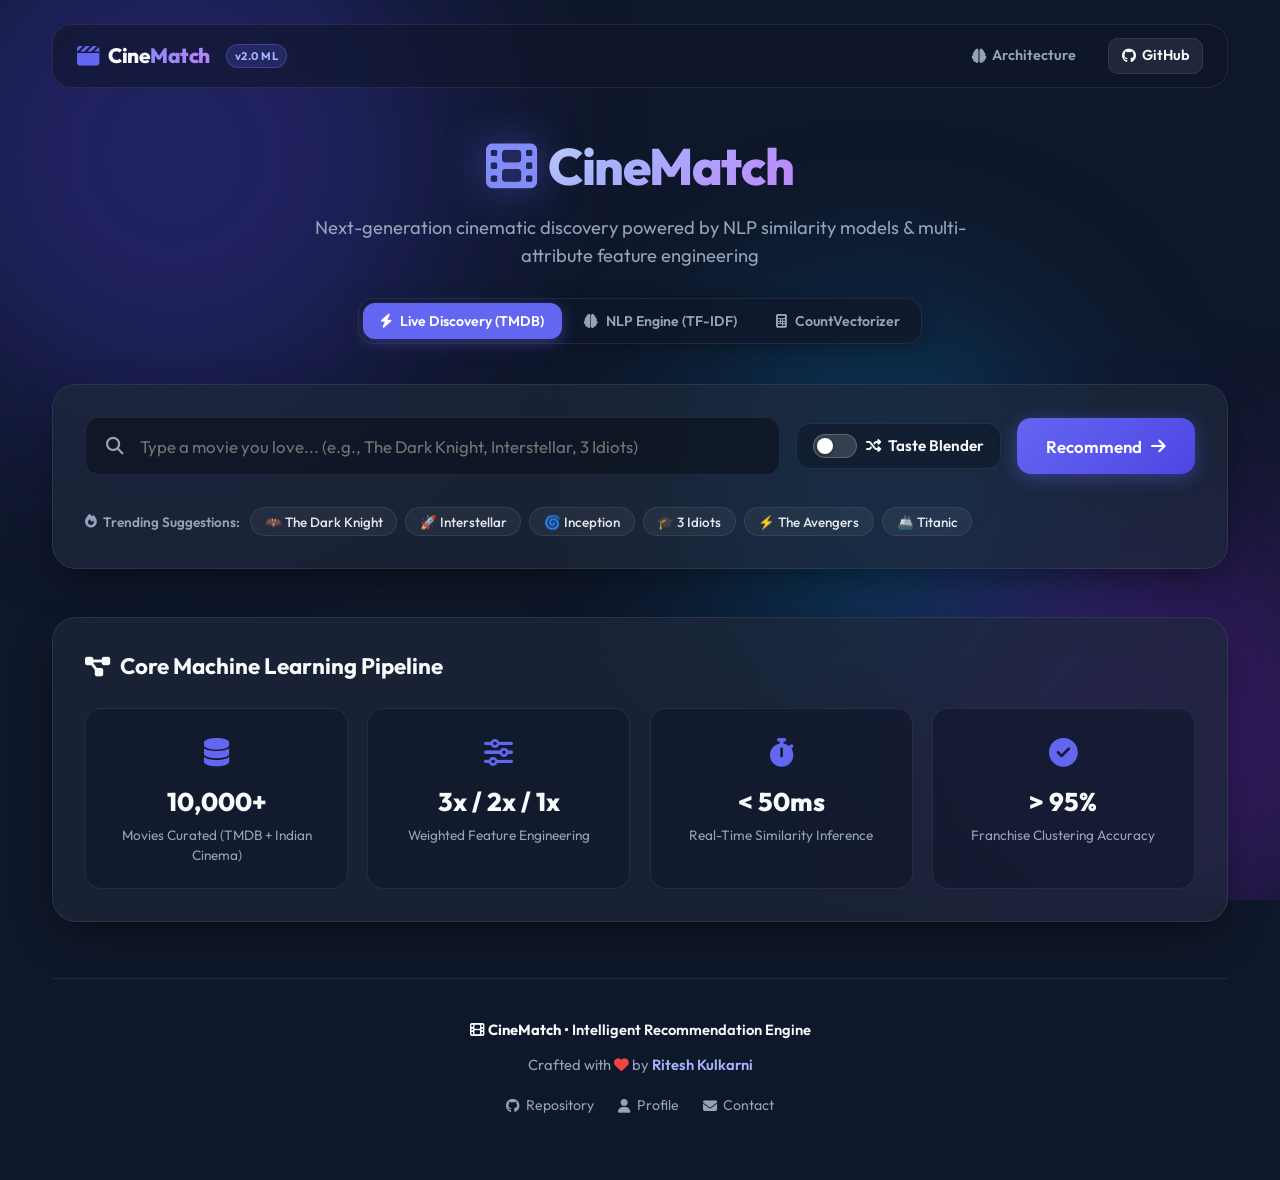
<file: index.html>
<!DOCTYPE html>
<html lang="en">
<head>
    <meta charset="UTF-8">
    <meta name="viewport" content="width=device-width, initial-scale=1.0">
    <title>CineMatch | Intelligent Movie Recommendation Engine</title>
    <meta name="description" content="State-of-the-art content-based movie recommendation system utilizing Scikit-Learn TF-IDF, CountVectorizer, and TMDB Neural Discovery.">
    <link rel="preconnect" href="https://fonts.googleapis.com">
    <link rel="preconnect" href="https://fonts.gstatic.com" crossorigin>
    <link href="https://fonts.googleapis.com/css2?family=Outfit:wght@300;400;500;600;700;800&display=swap" rel="stylesheet">
    <link rel="stylesheet" href="./static/style.css">
    <!-- Font Awesome 6 Icons -->
    <link rel="stylesheet" href="https://cdnjs.cloudflare.com/ajax/libs/font-awesome/6.4.0/css/all.min.css">
</head>
<body>
    <div class="background-animation">
        <div class="blob blob-1"></div>
        <div class="blob blob-2"></div>
        <div class="blob blob-3"></div>
    </div>

    <div class="container">
        <!-- Top Navigation Bar -->
        <nav class="nav-bar">
            <div class="brand">
                <i class="fa-solid fa-clapperboard brand-icon"></i>
                <span class="brand-text">Cine<span class="brand-accent">Match</span></span>
                <span class="version-badge">v2.0 ML</span>
            </div>
            <div class="nav-links">
                <a href="#about" class="nav-link" id="report-link"><i class="fa-solid fa-brain"></i> Architecture</a>
                <a href="https://github.com/ritesh0w0/CineMatch" target="_blank" class="nav-link github-nav"><i class="fa-brands fa-github"></i> GitHub</a>
            </div>
        </nav>

        <header class="header">
            <h1 class="logo"><i class="fa-solid fa-film"></i> CineMatch</h1>
            <p class="subtitle">Next-generation cinematic discovery powered by NLP similarity models & multi-attribute feature engineering</p>
            
            <!-- Engine Mode Switcher -->
            <div class="engine-switch-container">
                <button class="engine-pill active" data-engine="tmdb" id="pill-tmdb">
                    <i class="fa-solid fa-bolt"></i> Live Discovery (TMDB)
                </button>
                <button class="engine-pill" data-engine="local-tfidf" id="pill-tfidf">
                    <i class="fa-solid fa-brain"></i> NLP Engine (TF-IDF)
                </button>
                <button class="engine-pill" data-engine="local-count" id="pill-count">
                    <i class="fa-solid fa-calculator"></i> CountVectorizer
                </button>
            </div>
        </header>

        <main class="main-content">
            <div class="search-section glass-panel">
                <div class="search-container">
                    <div class="input-wrapper">
                        <i class="fa-solid fa-search search-icon"></i>
                        <input type="text" id="movie-search" placeholder="Type a movie you love... (e.g., The Dark Knight, Interstellar, 3 Idiots)" autocomplete="off">
                        <div id="autocomplete-list" class="autocomplete-items"></div>
                    </div>
                    
                    <div class="blend-toggle-wrapper">
                        <label class="switch" for="blend-mode-toggle">
                            <input type="checkbox" id="blend-mode-toggle">
                            <span class="slider round"></span>
                        </label>
                        <label for="blend-mode-toggle" class="blend-label">
                            <i class="fa-solid fa-shuffle"></i> Taste Blender
                        </label>
                    </div>
                    
                    <button id="search-btn" class="primary-btn">
                        <span>Recommend</span>
                        <i class="fa-solid fa-arrow-right"></i>
                    </button>
                </div>

                <!-- Quick Suggestion Chips -->
                <div class="quick-chips-container">
                    <span class="chips-label"><i class="fa-solid fa-fire"></i> Trending Suggestions:</span>
                    <div class="chips-list">
                        <button class="chip" data-movie="The Dark Knight">🦇 The Dark Knight</button>
                        <button class="chip" data-movie="Interstellar">🚀 Interstellar</button>
                        <button class="chip" data-movie="Inception">🌀 Inception</button>
                        <button class="chip" data-movie="3 Idiots">🎓 3 Idiots</button>
                        <button class="chip" data-movie="The Avengers">⚡ The Avengers</button>
                        <button class="chip" data-movie="Titanic">🚢 Titanic</button>
                    </div>
                </div>
                
                <div id="movie-cart" class="movie-cart hidden">
                    <!-- Selected movie pills will be injected here -->
                </div>
            </div>

            <!-- Loading Spinner -->
            <div id="loading-spinner" class="spinner-container hidden">
                <div class="spinner"></div>
                <p id="loading-text">Analyzing multi-dimensional movie vectors...</p>
            </div>

            <!-- Error Notification -->
            <div id="error-message" class="error-message hidden">
                <i class="fa-solid fa-circle-exclamation"></i>
                <span id="error-text">Movie not found. Please try another one.</span>
            </div>

            <!-- Results Section -->
            <div id="results-section" class="results-section hidden">
                <div class="results-header">
                    <div>
                        <h2>Because you liked <span id="target-movie-title" class="highlight"></span></h2>
                        <p class="results-subtitle" id="results-meta">Ranked by cosine similarity across genres, cast, keywords & plot</p>
                    </div>
                    <div class="model-indicator" id="current-model-badge">
                        <i class="fa-solid fa-microchip"></i> <span>Live Discovery</span>
                    </div>
                </div>
                <div id="movies-grid" class="movies-grid">
                    <!-- Movie cards will be injected here via JS -->
                </div>

                <div id="franchise-section" class="hidden">
                    <div class="results-header franchise-header">
                        <h2><i class="fa-solid fa-layer-group" style="color: #f59e0b;"></i> Complete Franchise Timeline</h2>
                        <span class="franchise-badge">Chronological Order</span>
                    </div>
                    <div id="franchise-grid" class="movies-grid franchise-grid">
                        <!-- Franchise cards injected here -->
                    </div>
                </div>
            </div>

            <!-- Architecture & Analytical Overview Section -->
            <section id="about" class="about-section glass-panel">
                <h3 class="section-title"><i class="fa-solid fa-diagram-project"></i> Core Machine Learning Pipeline</h3>
                <div class="stats-grid">
                    <div class="stat-card">
                        <div class="stat-icon"><i class="fa-solid fa-database"></i></div>
                        <div class="stat-val">10,000+</div>
                        <div class="stat-label">Movies Curated (TMDB + Indian Cinema)</div>
                    </div>
                    <div class="stat-card">
                        <div class="stat-icon"><i class="fa-solid fa-sliders"></i></div>
                        <div class="stat-val">3x / 2x / 1x</div>
                        <div class="stat-label">Weighted Feature Engineering</div>
                    </div>
                    <div class="stat-card">
                        <div class="stat-icon"><i class="fa-solid fa-stopwatch"></i></div>
                        <div class="stat-val">&lt; 50ms</div>
                        <div class="stat-label">Real-Time Similarity Inference</div>
                    </div>
                    <div class="stat-card">
                        <div class="stat-icon"><i class="fa-solid fa-circle-check"></i></div>
                        <div class="stat-val">&gt; 95%</div>
                        <div class="stat-label">Franchise Clustering Accuracy</div>
                    </div>
                </div>
            </section>
        </main>

        <!-- Footer -->
        <footer class="footer">
            <div class="footer-content">
                <div class="footer-brand">
                    <i class="fa-solid fa-film"></i> <strong>CineMatch</strong> &bull; Intelligent Recommendation Engine
                </div>
                <div class="footer-attribution">
                    Crafted with <i class="fa-solid fa-heart" style="color: #ef4444;"></i> by <a href="https://github.com/ritesh0w0" target="_blank" rel="noopener">Ritesh Kulkarni</a>
                </div>
                <div class="footer-links">
                    <a href="https://github.com/ritesh0w0/CineMatch" target="_blank" rel="noopener"><i class="fa-brands fa-github"></i> Repository</a>
                    <a href="https://github.com/ritesh0w0" target="_blank" rel="noopener"><i class="fa-solid fa-user"></i> Profile</a>
                    <a href="mailto:riteshakofficial@gmail.com"><i class="fa-solid fa-envelope"></i> Contact</a>
                </div>
            </div>
        </footer>
    </div>

    <script src="./static/script.js"></script>
</body>
</html>
</file>
<file: static/style.css>
/* ==========================================================================
   CineMatch Stylesheet
   Modern Glassmorphism UI with Fluid Animation & Responsive Layout
   ========================================================================== */

:root {
    --bg-dark: #0f172a;
    --bg-darker: #090d16;
    --glass-bg: rgba(30, 41, 59, 0.7);
    --glass-card: rgba(30, 41, 59, 0.5);
    --glass-border: rgba(255, 255, 255, 0.08);
    --glass-border-hover: rgba(255, 255, 255, 0.2);
    --accent: #6366f1;
    --accent-glow: rgba(99, 102, 241, 0.35);
    --accent-hover: #4f46e5;
    --accent-cyan: #38bdf8;
    --accent-amber: #f59e0b;
    --accent-emerald: #10b981;
    --text-primary: #f8fafc;
    --text-secondary: #94a3b8;
    --text-muted: #64748b;
    --card-shadow: 0 16px 40px -10px rgba(0, 0, 0, 0.5);
}

* {
    margin: 0;
    padding: 0;
    box-sizing: border-box;
}

html {
    scroll-behavior: smooth;
}

body {
    font-family: 'Outfit', -apple-system, BlinkMacSystemFont, "Segoe UI", Roboto, sans-serif;
    background-color: var(--bg-dark);
    color: var(--text-primary);
    min-height: 100vh;
    overflow-x: hidden;
    line-height: 1.5;
}

/* Background Ambient Animation */
.background-animation {
    position: fixed;
    top: 0;
    left: 0;
    width: 100%;
    height: 100%;
    z-index: -1;
    overflow: hidden;
    pointer-events: none;
}

.blob {
    position: absolute;
    border-radius: 50%;
    filter: blur(100px);
    opacity: 0.35;
    animation: move 22s infinite alternate ease-in-out;
}

.blob-1 {
    width: 550px;
    height: 550px;
    background: #4338ca;
    top: -120px;
    left: -100px;
}

.blob-2 {
    width: 450px;
    height: 450px;
    background: #7e22ce;
    bottom: -60px;
    right: -80px;
    animation-delay: -6s;
}

.blob-3 {
    width: 350px;
    height: 350px;
    background: #0284c7;
    top: 35%;
    left: 55%;
    animation-delay: -12s;
}

@keyframes move {
    from { transform: translate(0, 0) scale(1); }
    to { transform: translate(90px, 60px) scale(1.12); }
}

/* Layout Container */
.container {
    max-width: 1240px;
    margin: 0 auto;
    padding: 1.5rem 2rem 3rem;
    display: flex;
    flex-direction: column;
    min-height: 100vh;
}

/* Top Navigation Bar */
.nav-bar {
    display: flex;
    align-items: center;
    justify-content: space-between;
    padding: 0.8rem 1.5rem;
    background: rgba(15, 23, 42, 0.6);
    backdrop-filter: blur(16px);
    -webkit-backdrop-filter: blur(16px);
    border: 1px solid var(--glass-border);
    border-radius: 20px;
    margin-bottom: 2.5rem;
}

.brand {
    display: flex;
    align-items: center;
    gap: 0.6rem;
    font-size: 1.3rem;
    font-weight: 800;
    letter-spacing: -0.5px;
}

.brand-icon {
    color: var(--accent);
    font-size: 1.4rem;
}

.brand-accent {
    background: linear-gradient(135deg, #818cf8, #c084fc);
    -webkit-background-clip: text;
    -webkit-text-fill-color: transparent;
}

.version-badge {
    font-size: 0.7rem;
    font-weight: 700;
    background: rgba(99, 102, 241, 0.2);
    color: #a5b4fc;
    padding: 0.15rem 0.5rem;
    border-radius: 12px;
    border: 1px solid rgba(99, 102, 241, 0.4);
    margin-left: 0.4rem;
    letter-spacing: 0.5px;
}

.nav-links {
    display: flex;
    align-items: center;
    gap: 1.2rem;
}

.nav-link {
    color: var(--text-secondary);
    text-decoration: none;
    font-size: 0.9rem;
    font-weight: 600;
    padding: 0.4rem 0.8rem;
    border-radius: 10px;
    transition: all 0.2s ease;
    display: flex;
    align-items: center;
    gap: 0.4rem;
}

.nav-link:hover {
    color: var(--text-primary);
    background: rgba(255, 255, 255, 0.05);
}

.github-nav {
    background: rgba(255, 255, 255, 0.08);
    color: var(--text-primary);
    border: 1px solid var(--glass-border);
}

.github-nav:hover {
    background: var(--accent);
    border-color: var(--accent);
}

/* Header */
.header {
    text-align: center;
    margin-bottom: 2.5rem;
}

.logo {
    font-size: 3.2rem;
    font-weight: 800;
    letter-spacing: -1.5px;
    margin-bottom: 0.6rem;
    background: linear-gradient(135deg, #e0e7ff 0%, #a5b4fc 40%, #c084fc 100%);
    -webkit-background-clip: text;
    -webkit-text-fill-color: transparent;
    display: inline-flex;
    align-items: center;
    gap: 0.8rem;
}

.logo i {
    -webkit-text-fill-color: initial;
    color: #818cf8;
    filter: drop-shadow(0 0 20px rgba(99, 102, 241, 0.6));
}

.subtitle {
    color: var(--text-secondary);
    font-size: 1.15rem;
    font-weight: 400;
    max-width: 680px;
    margin: 0 auto 1.8rem;
}

/* Engine Pill Selector */
.engine-switch-container {
    display: inline-flex;
    background: rgba(15, 23, 42, 0.8);
    border: 1px solid var(--glass-border);
    padding: 4px;
    border-radius: 16px;
    gap: 4px;
    box-shadow: 0 4px 20px rgba(0,0,0,0.3);
}

.engine-pill {
    background: transparent;
    color: var(--text-secondary);
    border: none;
    border-radius: 12px;
    padding: 0.55rem 1.1rem;
    font-family: inherit;
    font-size: 0.88rem;
    font-weight: 600;
    cursor: pointer;
    transition: all 0.25s ease;
    display: flex;
    align-items: center;
    gap: 0.5rem;
}

.engine-pill:hover {
    color: var(--text-primary);
    background: rgba(255, 255, 255, 0.05);
}

.engine-pill.active {
    background: var(--accent);
    color: #ffffff;
    box-shadow: 0 4px 15px rgba(99, 102, 241, 0.4);
}

/* Glass Panels */
.glass-panel {
    background: var(--glass-bg);
    backdrop-filter: blur(16px);
    -webkit-backdrop-filter: blur(16px);
    border: 1px solid var(--glass-border);
    border-radius: 24px;
    padding: 2rem;
    box-shadow: var(--card-shadow);
}

/* Search Section */
.search-section {
    margin-bottom: 3rem;
}

.search-container {
    display: flex;
    align-items: center;
    gap: 1rem;
    margin-bottom: 1.2rem;
}

.input-wrapper {
    position: relative;
    flex-grow: 1;
}

.search-icon {
    position: absolute;
    left: 1.3rem;
    top: 50%;
    transform: translateY(-50%);
    color: var(--text-secondary);
    font-size: 1.1rem;
    pointer-events: none;
}

input[type="text"] {
    width: 100%;
    background: rgba(10, 15, 28, 0.6);
    border: 1px solid var(--glass-border);
    border-radius: 14px;
    padding: 1.1rem 1.2rem 1.1rem 3.4rem;
    color: var(--text-primary);
    font-family: inherit;
    font-size: 1.05rem;
    outline: none;
    transition: all 0.3s ease;
}

input[type="text"]:focus {
    border-color: var(--accent);
    box-shadow: 0 0 0 3px var(--accent-glow);
    background: rgba(10, 15, 28, 0.85);
}

.blend-toggle-wrapper {
    display: flex;
    align-items: center;
    white-space: nowrap;
    background: rgba(10, 15, 28, 0.4);
    border: 1px solid var(--glass-border);
    padding: 0.6rem 1rem;
    border-radius: 14px;
}

.blend-label {
    color: var(--text-primary);
    font-weight: 600;
    font-size: 0.95rem;
    cursor: pointer;
    display: flex;
    align-items: center;
    gap: 0.4rem;
}

.switch {
    position: relative;
    display: inline-block;
    width: 44px;
    height: 24px;
    margin-right: 0.6rem;
}

.switch input {
    opacity: 0;
    width: 0;
    height: 0;
}

.slider {
    position: absolute;
    cursor: pointer;
    top: 0; left: 0; right: 0; bottom: 0;
    background-color: rgba(255, 255, 255, 0.15);
    border: 1px solid rgba(255, 255, 255, 0.2);
    transition: .3s;
}

.slider:before {
    position: absolute;
    content: "";
    height: 16px;
    width: 16px;
    left: 3px;
    bottom: 3px;
    background-color: white;
    transition: .3s;
    box-shadow: 0 2px 4px rgba(0,0,0,0.3);
}

input:checked + .slider {
    background: linear-gradient(135deg, #10b981, #3b82f6);
    border-color: transparent;
}

input:checked + .slider:before {
    transform: translateX(20px);
}

.slider.round {
    border-radius: 34px;
}

.slider.round:before {
    border-radius: 50%;
}

.primary-btn {
    background: linear-gradient(135deg, #6366f1, #4f46e5);
    color: white;
    border: none;
    border-radius: 14px;
    padding: 1.1rem 1.8rem;
    font-family: inherit;
    font-weight: 600;
    font-size: 1.05rem;
    cursor: pointer;
    transition: all 0.3s ease;
    box-shadow: 0 4px 18px rgba(99, 102, 241, 0.4);
    display: flex;
    align-items: center;
    gap: 0.6rem;
    white-space: nowrap;
}

.primary-btn:hover {
    transform: translateY(-2px);
    box-shadow: 0 6px 24px rgba(99, 102, 241, 0.6);
    background: linear-gradient(135deg, #4f46e5, #4338ca);
}

.primary-btn:active {
    transform: translateY(0);
}

/* Quick Suggestion Chips */
.quick-chips-container {
    display: flex;
    align-items: center;
    flex-wrap: wrap;
    gap: 0.6rem;
    padding-top: 0.8rem;
}

.chips-label {
    font-size: 0.85rem;
    font-weight: 600;
    color: var(--text-secondary);
    display: flex;
    align-items: center;
    gap: 0.4rem;
}

.chips-list {
    display: flex;
    flex-wrap: wrap;
    gap: 0.5rem;
}

.chip {
    background: rgba(255, 255, 255, 0.05);
    color: #e2e8f0;
    border: 1px solid var(--glass-border);
    border-radius: 20px;
    padding: 0.35rem 0.85rem;
    font-family: inherit;
    font-size: 0.84rem;
    font-weight: 500;
    cursor: pointer;
    transition: all 0.2s ease;
}

.chip:hover {
    background: rgba(99, 102, 241, 0.2);
    border-color: rgba(99, 102, 241, 0.4);
    color: #ffffff;
    transform: translateY(-1px);
}

/* Autocomplete Dropdown */
.autocomplete-items {
    position: absolute;
    top: calc(100% + 6px);
    left: 0;
    right: 0;
    z-index: 99;
    background: #172033;
    border: 1px solid var(--glass-border-hover);
    border-radius: 14px;
    max-height: 320px;
    overflow-y: auto;
    box-shadow: 0 16px 36px rgba(0, 0, 0, 0.6);
    display: none;
}

.autocomplete-item {
    padding: 0.9rem 1.4rem;
    cursor: pointer;
    border-bottom: 1px solid rgba(255, 255, 255, 0.04);
    transition: background 0.15s ease;
    font-size: 0.95rem;
}

.autocomplete-item:last-child {
    border-bottom: none;
}

.autocomplete-item:hover {
    background: rgba(99, 102, 241, 0.2);
}

/* Movie Cart UI */
.movie-cart {
    display: flex;
    flex-wrap: wrap;
    gap: 0.7rem;
    margin-top: 1.2rem;
    padding-top: 1.2rem;
    border-top: 1px solid rgba(255, 255, 255, 0.08);
}

.cart-item {
    display: flex;
    align-items: center;
    gap: 0.5rem;
    background: rgba(99, 102, 241, 0.18);
    border: 1px solid rgba(99, 102, 241, 0.4);
    color: #e0e7ff;
    padding: 0.4rem 0.9rem;
    border-radius: 20px;
    font-size: 0.88rem;
    animation: fadeUp 0.3s ease forwards;
}

.cart-item .remove-btn {
    background: none;
    border: none;
    color: #94a3b8;
    cursor: pointer;
    font-size: 0.9rem;
    display: flex;
    align-items: center;
    justify-content: center;
    padding: 0;
    transition: color 0.2s;
}

.cart-item .remove-btn:hover {
    color: #ef4444;
}

/* Spinner */
.spinner-container {
    text-align: center;
    padding: 3.5rem 0;
}

.spinner {
    width: 48px;
    height: 48px;
    border: 3px solid rgba(255, 255, 255, 0.1);
    border-top-color: var(--accent);
    border-radius: 50%;
    margin: 0 auto 1.2rem;
    animation: spin 0.9s linear infinite;
}

@keyframes spin {
    to { transform: rotate(360deg); }
}

/* Error Message */
.error-message {
    background: rgba(239, 68, 68, 0.12);
    border: 1px solid rgba(239, 68, 68, 0.3);
    color: #fca5a5;
    padding: 1.1rem 1.5rem;
    border-radius: 14px;
    text-align: center;
    margin-bottom: 2rem;
    display: flex;
    align-items: center;
    justify-content: center;
    gap: 0.6rem;
    font-weight: 500;
}

/* Results Section */
.results-section {
    margin-bottom: 3.5rem;
}

.results-header {
    display: flex;
    align-items: flex-start;
    justify-content: space-between;
    margin-bottom: 2rem;
    border-bottom: 1px solid var(--glass-border);
    padding-bottom: 1.2rem;
}

.results-header h2 {
    font-size: 1.8rem;
    font-weight: 700;
    letter-spacing: -0.5px;
}

.highlight {
    background: linear-gradient(135deg, #818cf8, #c084fc);
    -webkit-background-clip: text;
    -webkit-text-fill-color: transparent;
}

.results-subtitle {
    color: var(--text-secondary);
    font-size: 0.95rem;
    margin-top: 0.3rem;
}

.model-indicator {
    display: flex;
    align-items: center;
    gap: 0.4rem;
    background: rgba(99, 102, 241, 0.15);
    color: #a5b4fc;
    padding: 0.4rem 0.9rem;
    border-radius: 12px;
    border: 1px solid rgba(99, 102, 241, 0.3);
    font-size: 0.85rem;
    font-weight: 600;
}

/* Movies Grid */
.movies-grid {
    display: grid;
    grid-template-columns: repeat(auto-fill, minmax(280px, 1fr));
    gap: 1.8rem;
    margin-bottom: 3rem;
}

/* Movie Cards */
.movie-card {
    background: var(--glass-card);
    backdrop-filter: blur(12px);
    -webkit-backdrop-filter: blur(12px);
    border: 1px solid var(--glass-border);
    border-radius: 20px;
    overflow: hidden;
    transition: all 0.3s cubic-bezier(0.16, 1, 0.3, 1);
    display: flex;
    flex-direction: column;
}

.movie-card:hover {
    transform: translateY(-6px);
    box-shadow: 0 16px 36px rgba(0, 0, 0, 0.45);
    border-color: var(--glass-border-hover);
}

.movie-poster {
    width: 100%;
    height: 380px;
    object-fit: cover;
    border-bottom: 1px solid rgba(255, 255, 255, 0.08);
    background: #111827;
}

.placeholder-poster {
    display: flex;
    align-items: center;
    justify-content: center;
    font-size: 3.5rem;
    color: rgba(255, 255, 255, 0.2);
}

.card-content {
    padding: 1.4rem;
    display: flex;
    flex-direction: column;
    flex: 1;
}

.card-header {
    display: flex;
    justify-content: space-between;
    align-items: flex-start;
    gap: 0.6rem;
    margin-bottom: 0.6rem;
}

.movie-title {
    font-size: 1.2rem;
    font-weight: 700;
    line-height: 1.3;
    color: var(--text-primary);
}

.movie-year {
    font-size: 0.88rem;
    color: var(--text-secondary);
    display: block;
    margin-top: 0.25rem;
}

.similarity-badge {
    background: rgba(16, 185, 129, 0.15);
    color: #34d399;
    padding: 0.3rem 0.65rem;
    border-radius: 8px;
    font-size: 0.8rem;
    font-weight: 700;
    border: 1px solid rgba(16, 185, 129, 0.3);
    white-space: nowrap;
}

.movie-genres {
    font-size: 0.86rem;
    color: var(--text-secondary);
    margin-bottom: 1rem;
    line-height: 1.4;
}

.reason-box {
    margin-top: auto;
    padding-top: 0.9rem;
    border-top: 1px solid rgba(255, 255, 255, 0.06);
}

.reason-tags {
    display: flex;
    flex-wrap: wrap;
    gap: 0.4rem;
}

.tag {
    background: rgba(255, 255, 255, 0.05);
    border: 1px solid rgba(255, 255, 255, 0.08);
    color: #cbd5e1;
    padding: 0.25rem 0.65rem;
    border-radius: 20px;
    font-size: 0.78rem;
    font-weight: 500;
}

.tag-highlight {
    background: rgba(99, 102, 241, 0.15);
    border-color: rgba(99, 102, 241, 0.3);
    color: #a5b4fc;
}

/* Franchise Section */
.franchise-header {
    border-bottom-color: rgba(245, 158, 11, 0.3);
}

.franchise-badge {
    background: rgba(245, 158, 11, 0.15);
    color: #fbbf24;
    padding: 0.3rem 0.75rem;
    border-radius: 12px;
    font-size: 0.8rem;
    font-weight: 600;
    border: 1px solid rgba(245, 158, 11, 0.3);
}

.franchise-grid {
    grid-template-columns: repeat(auto-fill, minmax(240px, 1fr));
}

/* About / Architecture Overview Section */
.about-section {
    margin-top: 2rem;
    margin-bottom: 3.5rem;
}

.section-title {
    font-size: 1.4rem;
    font-weight: 700;
    margin-bottom: 1.5rem;
    display: flex;
    align-items: center;
    gap: 0.6rem;
    color: var(--text-primary);
}

.stats-grid {
    display: grid;
    grid-template-columns: repeat(auto-fit, minmax(220px, 1fr));
    gap: 1.2rem;
}

.stat-card {
    background: rgba(15, 23, 42, 0.6);
    border: 1px solid var(--glass-border);
    border-radius: 16px;
    padding: 1.4rem;
    text-align: center;
    transition: all 0.25s ease;
}

.stat-card:hover {
    border-color: rgba(99, 102, 241, 0.3);
    transform: translateY(-3px);
}

.stat-icon {
    font-size: 1.8rem;
    color: var(--accent);
    margin-bottom: 0.5rem;
}

.stat-val {
    font-size: 1.6rem;
    font-weight: 800;
    color: var(--text-primary);
    margin-bottom: 0.25rem;
}

.stat-label {
    font-size: 0.85rem;
    color: var(--text-secondary);
}

/* Footer */
.footer {
    margin-top: auto;
    border-top: 1px solid var(--glass-border);
    padding: 2.5rem 0 1rem;
}

.footer-content {
    display: flex;
    flex-direction: column;
    align-items: center;
    gap: 0.8rem;
    text-align: center;
    font-size: 0.92rem;
    color: var(--text-secondary);
}

.footer-brand {
    font-weight: 600;
    color: var(--text-primary);
}

.footer-attribution a {
    color: #a5b4fc;
    text-decoration: none;
    font-weight: 600;
    transition: color 0.2s;
}

.footer-attribution a:hover {
    color: #ffffff;
    text-decoration: underline;
}

.footer-links {
    display: flex;
    gap: 1.5rem;
    margin-top: 0.4rem;
}

.footer-links a {
    color: var(--text-secondary);
    text-decoration: none;
    font-size: 0.88rem;
    transition: color 0.2s;
    display: flex;
    align-items: center;
    gap: 0.4rem;
}

.footer-links a:hover {
    color: var(--accent);
}

.hidden {
    display: none !important;
}

/* Animations */
@keyframes fadeUp {
    from {
        opacity: 0;
        transform: translateY(20px);
    }
    to {
        opacity: 1;
        transform: translateY(0);
    }
}

/* Responsive Media Queries */
@media (max-width: 900px) {
    .container {
        padding: 1rem;
    }
    .search-container {
        flex-direction: column;
        align-items: stretch;
    }
    .blend-toggle-wrapper {
        justify-content: center;
    }
    .primary-btn {
        justify-content: center;
    }
    .header .logo {
        font-size: 2.5rem;
    }
    .engine-switch-container {
        flex-wrap: wrap;
        justify-content: center;
    }
}
</file>
